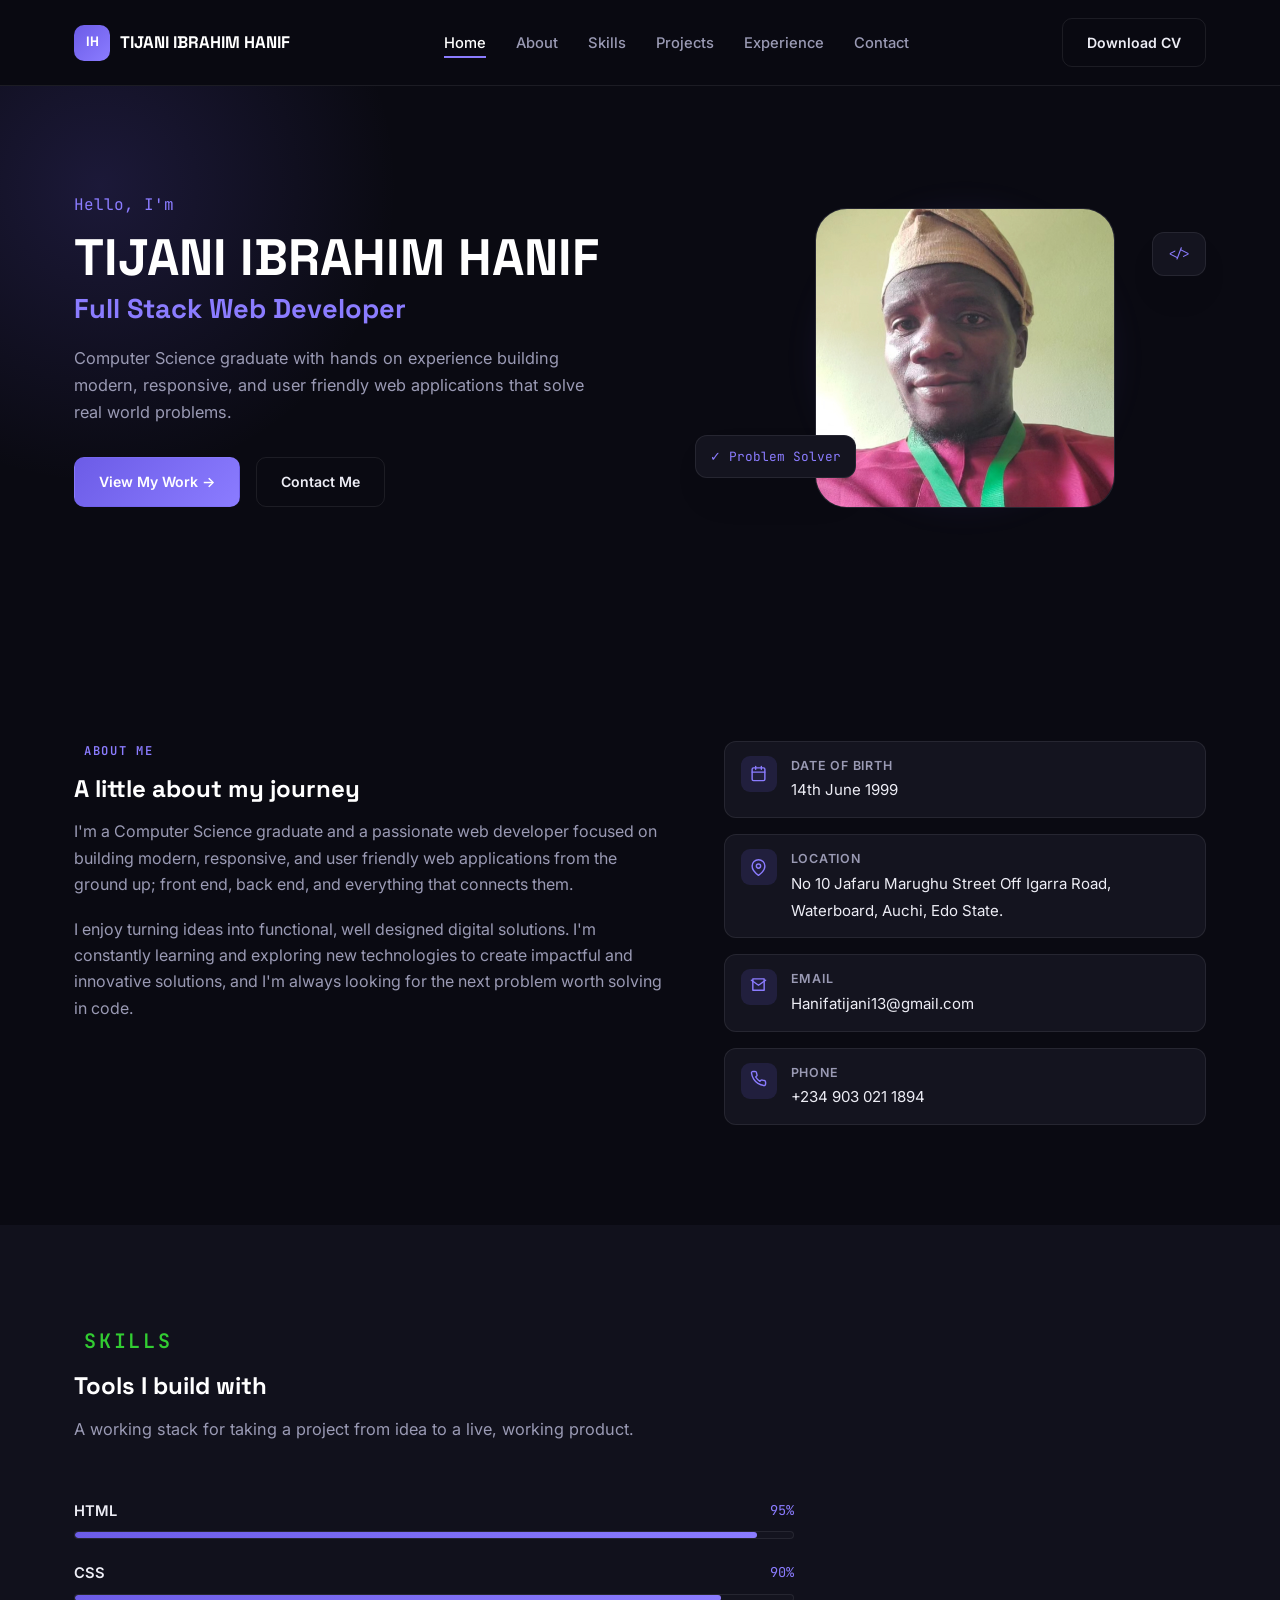
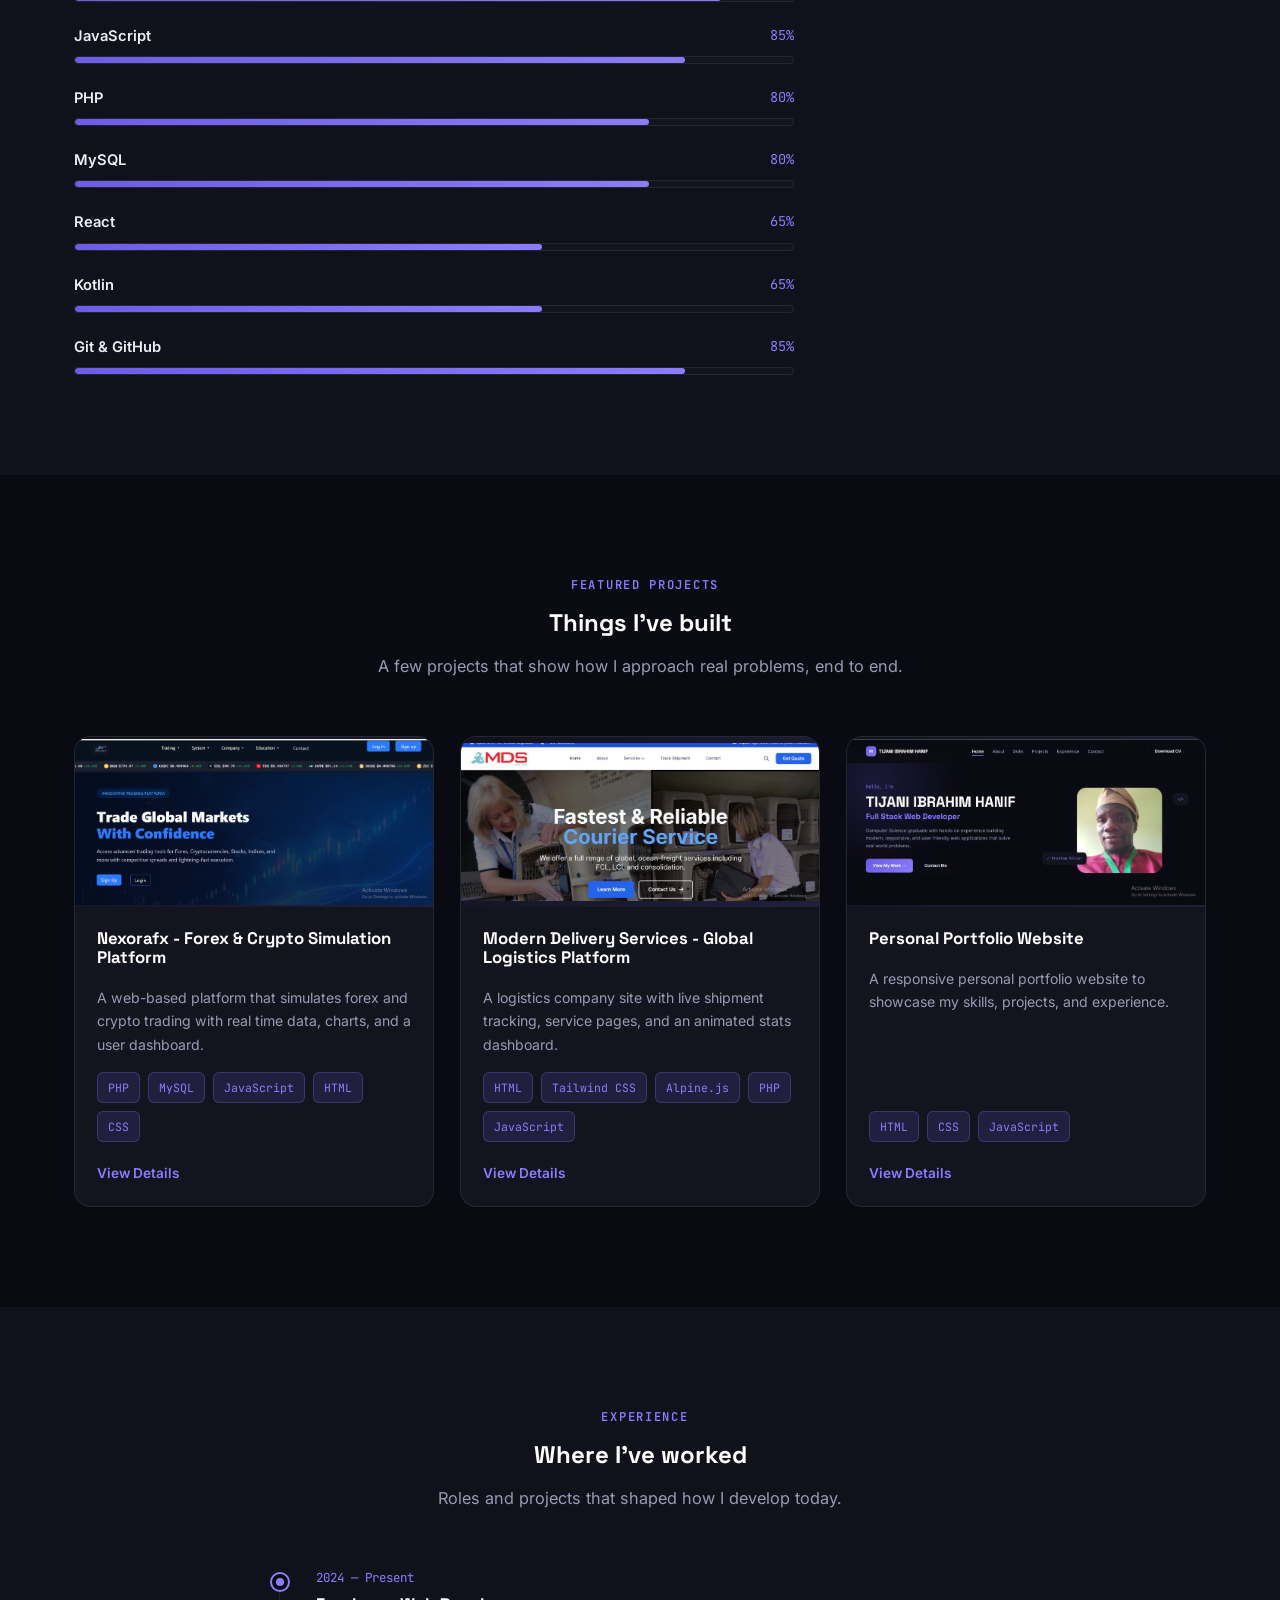
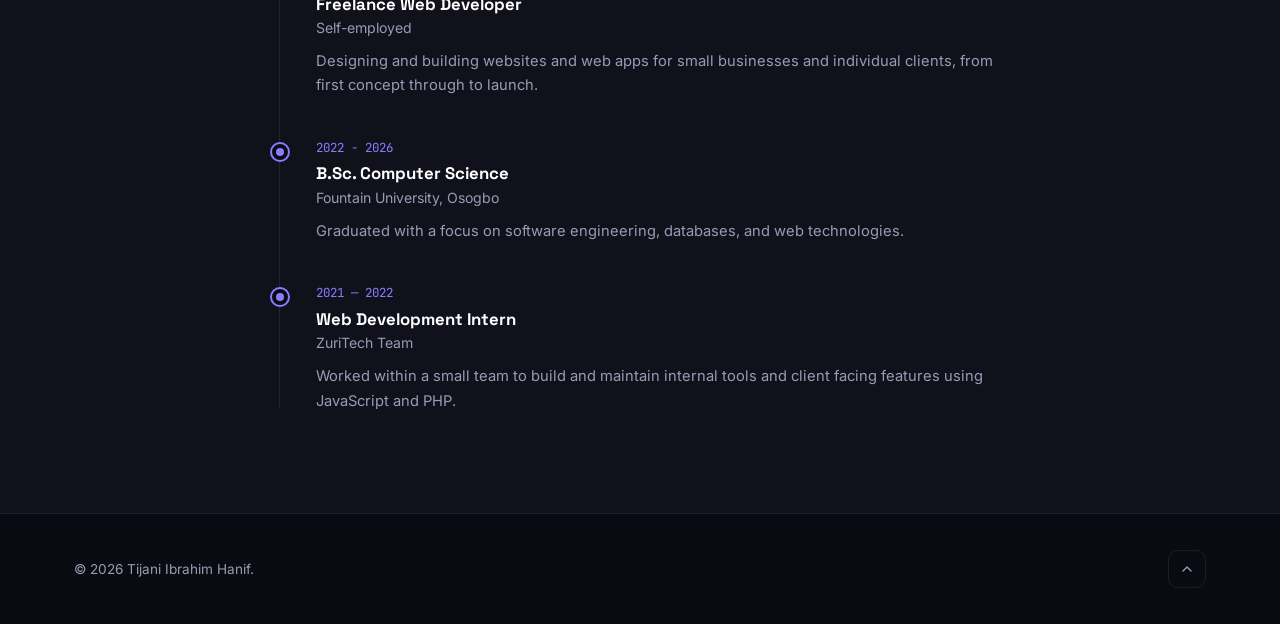
<file: index.html>
<!DOCTYPE html>
<html lang="en">
<head>
<meta charset="UTF-8">
<meta name="viewport" content="width=device-width, initial-scale=1.0">
<title>TIJANI IBRAHIM HANIF | Portfolio</title>
<meta name="description" content="Full Stack Web Developer — Computer Science graduate building modern, responsive web applications.">
<link rel="preconnect" href="https://fonts.googleapis.com">
<link rel="preconnect" href="https://fonts.gstatic.com" crossorigin>
<link href="https://fonts.googleapis.com/css2?family=Space+Grotesk:wght@500;600;700&family=Inter:wght@400;500;600;700&family=JetBrains+Mono:wght@400;500&display=swap" rel="stylesheet">
<style>
  :root{
    --bg:#0A0A12;
    --bg-alt:#11111C;
    --card:#14141F;
    --border:rgba(255,255,255,.08);
    --purple:#6C5CE7;
    --purple-light:#8B7CFF;
    --purple-dim:rgba(108,92,231,.15);
    --text:#EDEDF5;
    --muted:#9A9AB4;
    --white:#FFFFFF;
    --green:#3ED598;
    --radius:16px;
  }
  *{box-sizing:border-box;}
  html{scroll-behavior:smooth;}
  body{
    margin:0;font-family:'Inter',sans-serif;color:var(--text);background:var(--bg);line-height:1.65;
    -webkit-font-smoothing:antialiased;
  }
  h1,h2,h3,h4{font-family:'Space Grotesk',sans-serif;color:var(--white);margin:0 0 .5em;line-height:1.15;font-weight:700;}
  .mono{font-family:'JetBrains Mono',monospace;}
  a{text-decoration:none;color:inherit;}
  img{max-width:100%;display:block;}
  ul{margin:0;padding:0;list-style:none;}
  button{font-family:inherit;cursor:pointer;}
  .container{max-width:1180px;margin:0 auto;padding:0 24px;}
  :focus-visible{outline:2px solid var(--purple-light);outline-offset:3px;}
  ::selection{background:var(--purple);color:#fff;}
  .eyebrow{
    text-transform:uppercase;letter-spacing:.14em;font-size:.76rem;font-weight:600;color:var(--purple-light);
    display:flex;align-items:center;gap:10px;margin-bottom:14px;font-family:'JetBrains Mono',monospace;
  }
  .eyebrow::before{content:"";color:var(--purple);}

  /* ---- Header ---- */
  header{
    position:sticky;top:0;z-index:100;background:rgba(10,10,18,.85);backdrop-filter:blur(12px);
    border-bottom:1px solid var(--border);
  }
  .nav-wrap{display:flex;align-items:center;justify-content:space-between;padding:18px 24px;max-width:1180px;margin:0 auto;}
  .logo{display:flex;align-items:center;gap:10px;font-family:'Space Grotesk',sans-serif;font-weight:700;font-size:1.05rem;color:var(--white);}
  .logo .badge{
    width:36px;height:36px;border-radius:10px;background:linear-gradient(135deg,var(--purple),var(--purple-light));
    display:flex;align-items:center;justify-content:center;font-size:.85rem;font-weight:700;color:#fff;
  }
  nav.primary-nav ul{display:flex;gap:30px;}
  nav.primary-nav a{font-weight:500;font-size:.92rem;color:var(--muted);position:relative;padding:4px 0;transition:color .2s;}
  nav.primary-nav a:hover,nav.primary-nav a.active{color:var(--white);}
  nav.primary-nav a::after{content:"";position:absolute;left:0;bottom:-2px;height:2px;width:0;background:var(--purple-light);transition:width .25s ease;}
  nav.primary-nav a.active::after,nav.primary-nav a:hover::after{width:100%;}
  .nav-actions{display:flex;align-items:center;gap:14px;}
  .btn{
    display:inline-flex;align-items:center;justify-content:center;gap:8px;padding:12px 24px;border-radius:10px;
    font-weight:600;font-size:.88rem;border:1px solid transparent;transition:transform .2s ease, box-shadow .2s ease, background .2s ease;
  }
  .btn-purple{background:linear-gradient(135deg,var(--purple),var(--purple-light));color:#fff;}
  .btn-purple:hover{transform:translateY(-2px);box-shadow:0 16px 32px -14px rgba(108,92,231,.7);}
  .btn-outline{background:transparent;border-color:var(--border);color:var(--text);}
  .btn-outline:hover{border-color:var(--purple-light);color:var(--purple-light);}
  .hamburger{display:none;flex-direction:column;gap:5px;background:none;border:none;padding:8px;}
  .hamburger span{width:22px;height:2px;background:var(--white);display:block;}

  /* ---- Hero ---- */
  .hero{position:relative;overflow:hidden;padding:90px 0 100px;}
  .hero::before{
    content:"";position:absolute;top:-200px;left:-200px;width:600px;height:600px;border-radius:50%;
    background:radial-gradient(circle,rgba(108,92,231,.18),transparent 70%);
  }
  .hero-grid{position:relative;z-index:2;display:grid;grid-template-columns:1.1fr .9fr;gap:60px;align-items:center;}
  .hero p.hello{color:var(--purple-light);font-family:'JetBrains Mono',monospace;font-size:1rem;margin-bottom:10px;}
  .hero h1{font-size:clamp(2.2rem,4vw,3.3rem);margin-bottom:6px;}
  .hero h2.role{
    font-size:clamp(1.3rem,2.4vw,1.7rem);color:var(--purple-light);margin-bottom:20px;font-family:'Space Grotesk',sans-serif;
  }
  .hero p.lead{color:var(--muted);max-width:520px;font-size:1.02rem;margin-bottom:32px;}
  .hero-ctas{display:flex;flex-wrap:wrap;gap:16px;margin-bottom:34px;}
  .socials{display:flex;gap:14px;}
  .socials a{
    width:40px;height:40px;border-radius:10px;border:1px solid var(--border);display:flex;align-items:center;justify-content:center;
    transition:.2s;
  }
  .socials a svg{width:18px;height:18px;stroke:var(--muted);}
  .socials a:hover{border-color:var(--purple-light);background:var(--purple-dim);}
  .socials a:hover svg{stroke:var(--purple-light);}

  .hero-visual{position:relative;display:flex;align-items:center;justify-content:center;}
  .avatar-glow{
    position:absolute;width:340px;height:340px;border-radius:50%;
    background:radial-gradient(circle,rgba(108,92,231,.35),transparent 70%);filter:blur(10px);
  }
  .avatar-ring{
    position:relative;width:300px;height:300px;border-radius:32px;
    background:linear-gradient(160deg,var(--card),var(--bg-alt));border:1px solid var(--border);
    display:flex;align-items:center;justify-content:center;overflow:hidden;
  }
  .avatar-initials{
    font-family:'Space Grotesk',sans-serif;font-weight:700;font-size:5rem;
    background:linear-gradient(160deg,var(--purple-light),var(--purple));-webkit-background-clip:text;background-clip:text;color:transparent;
  }
  .floating-chip{
    position:absolute;background:var(--card);border:1px solid var(--border);border-radius:12px;padding:10px 14px;
    display:flex;align-items:center;gap:8px;font-family:'JetBrains Mono',monospace;font-size:.8rem;color:var(--purple-light);
    box-shadow:0 20px 40px -20px rgba(0,0,0,.6);
  }
  .chip-1{top:8%;right:0;animation:float 5s ease-in-out infinite;}
  .chip-2{bottom:10%;left:-6%;animation:float 5s ease-in-out infinite 1.5s;}
  @keyframes float{0%,100%{transform:translateY(0);}50%{transform:translateY(-10px);}}
  @media (max-width:900px){.hero-grid{grid-template-columns:1fr;}.hero-visual{order:-1;margin-bottom:20px;}}

  /* ---- Sections ---- */
  section{padding:100px 0;}
  .section-alt{background:var(--bg-alt);}
  .section-head{max-width:640px;margin-bottom:56px;}
  .section-head.center{margin:0 auto 56px;text-align:center;}
  .section-head p{color:var(--muted);font-size:1.02rem;}

  /* ---- About ---- */
  .about-grid{display:grid;grid-template-columns:1.1fr .9fr;gap:60px;align-items:start;}
  .about-grid p{color:var(--muted);margin-bottom:18px;}
  .info-list{display:flex;flex-direction:column;gap:16px;}
  .info-row{display:flex;gap:14px;align-items:flex-start;padding:14px 16px;background:var(--card);border:1px solid var(--border);border-radius:12px;}
  .info-row .ic{width:36px;height:36px;border-radius:9px;background:var(--purple-dim);display:flex;align-items:center;justify-content:center;flex-shrink:0;}
  .info-row .ic svg{width:17px;height:17px;stroke:var(--purple-light);}
  .info-row strong{display:block;font-size:.78rem;color:var(--muted);text-transform:uppercase;letter-spacing:.06em;font-weight:600;}
  .info-row span{font-size:.94rem;color:var(--text);}

  /* ---- Skills ---- */
  .skills-list{display:flex;flex-direction:column;gap:22px;max-width:720px;}
  .skill-row{display:flex;flex-direction:column;gap:8px;}
  .skill-top{display:flex;justify-content:space-between;font-size:.92rem;}
  .skill-top span:first-child{font-weight:600;}
  .skill-top span:last-child{color:var(--purple-light);font-family:'JetBrains Mono',monospace;font-size:.85rem;}
  .skill-track{height:8px;border-radius:999px;background:var(--card);border:1px solid var(--border);overflow:hidden;}
  .skill-fill{height:100%;border-radius:999px;background:linear-gradient(90deg,var(--purple),var(--purple-light));width:0;transition:width 1.1s cubic-bezier(.16,1,.3,1);}

  /* ---- Projects ---- */
  .projects-grid{display:grid;grid-template-columns:repeat(auto-fill,minmax(320px,1fr));gap:26px;}
  .project-card{
    background:var(--card);border:1px solid var(--border);border-radius:var(--radius);overflow:hidden;
    display:flex;flex-direction:column;transition:transform .3s ease, border-color .3s ease;
  }
  .project-card:hover{transform:translateY(-6px);border-color:rgba(139,124,255,.4);}
  .project-thumb{
    height:170px;background:linear-gradient(135deg,var(--bg-alt),var(--purple-dim));position:relative;overflow:hidden;
    display:flex;align-items:center;justify-content:center;
  }
  .project-thumb svg{width:44px;height:44px;stroke:var(--purple-light);opacity:.7;}
  .project-body{padding:22px;display:flex;flex-direction:column;gap:10px;flex:1;}
  .project-body h3{font-size:1.05rem;}
  .project-body p{color:var(--muted);font-size:.88rem;margin:0;flex:1;}
  .tag-row{display:flex;flex-wrap:wrap;gap:8px;margin-top:6px;}
  .tag{
    font-family:'JetBrains Mono',monospace;font-size:.72rem;padding:5px 10px;border-radius:6px;
    background:var(--purple-dim);color:var(--purple-light);border:1px solid rgba(139,124,255,.25);
  }
  .project-links{display:flex;gap:14px;margin-top:10px;}
  .project-links a{font-size:.85rem;font-weight:600;color:var(--purple-light);display:flex;align-items:center;gap:6px;}
  .project-links a svg{width:14px;height:14px;stroke:var(--purple-light);}

  /* ---- Experience ---- */
  .timeline{position:relative;max-width:760px;margin:0 auto;}
  .timeline::before{content:"";position:absolute;left:19px;top:6px;bottom:6px;width:1px;background:var(--border);}
  .tl-item{position:relative;padding-left:56px;margin-bottom:40px;}
  .tl-item:last-child{margin-bottom:0;}
  .tl-dot{
    position:absolute;left:10px;top:4px;width:20px;height:20px;border-radius:50%;background:var(--bg);
    border:2px solid var(--purple-light);display:flex;align-items:center;justify-content:center;
  }
  .tl-dot::after{content:"";width:8px;height:8px;border-radius:50%;background:var(--purple-light);}
  .tl-date{font-family:'JetBrains Mono',monospace;font-size:.78rem;color:var(--purple-light);margin-bottom:6px;display:block;}
  .tl-item h3{font-size:1.05rem;margin-bottom:2px;}
  .tl-item .role-sub{color:var(--muted);font-size:.88rem;margin-bottom:10px;display:block;}
  .tl-item p{color:var(--muted);font-size:.92rem;margin:0;}

  /* ---- Footer ---- */
  footer{border-top:1px solid var(--border);padding:36px 0;}
  .footer-row{display:flex;justify-content:space-between;align-items:center;flex-wrap:wrap;gap:14px;font-size:.85rem;color:var(--muted);}
  .footer-row a{color:var(--muted);}
  .footer-row a:hover{color:var(--purple-light);}
  .back-top{
    width:38px;height:38px;border-radius:10px;border:1px solid var(--border);display:flex;align-items:center;justify-content:center;
  }
  .back-top svg{width:16px;height:16px;stroke:var(--muted);}
  .back-top:hover{border-color:var(--purple-light);}
  .back-top:hover svg{stroke:var(--purple-light);}

  /* ---- Reveal ---- */
  .reveal{opacity:0;transform:translateY(24px);transition:opacity .7s ease, transform .7s ease;}
  .reveal.in{opacity:1;transform:translateY(0);}

  /* ---- Mobile nav ---- */
  .mobile-nav{
    position:fixed;top:0;right:0;height:100%;width:78%;max-width:300px;background:var(--bg-alt);z-index:200;
    transform:translateX(100%);transition:transform .35s ease;padding:30px;display:flex;flex-direction:column;gap:24px;
    border-left:1px solid var(--border);
  }
  .mobile-nav.open{transform:translateX(0);}
  .mobile-nav a{font-size:1.05rem;font-weight:600;color:var(--text);}
  .mobile-nav-close{align-self:flex-end;background:none;border:none;color:var(--text);font-size:1.4rem;}
  .scrim{position:fixed;inset:0;background:rgba(0,0,0,.5);z-index:150;opacity:0;pointer-events:none;transition:opacity .3s;}
  .scrim.show{opacity:1;pointer-events:auto;}

  @media (max-width:900px){
    nav.primary-nav,.nav-actions .btn-outline{display:none;}
    .hamburger{display:flex;}
    .about-grid,.contact-grid{grid-template-columns:1fr;gap:36px;}
  }
  @media (max-width:560px){
    section{padding:70px 0;}
    .hero{padding:60px 0 70px;}
  }
  @media (prefers-reduced-motion:reduce){
    *{animation:none !important;transition:none !important;}
    html{scroll-behavior:auto;}
  }
</style>
</head>
<body>

<!-- ===== Header ===== -->
<header id="site-header">
  <div class="nav-wrap">
    <a href="#top" class="logo"><span class="badge">IH</span> TIJANI IBRAHIM HANIF</a>
    <nav class="primary-nav">
      <ul>
        <li><a href="#top" class="active">Home</a></li>
        <li><a href="#about">About</a></li>
        <li><a href="#skills">Skills</a></li>
        <li><a href="projects.html">Projects</a></li>
        <li><a href="#experience">Experience</a></li>
        <li><a href="contact.html">Contact</a></li>
      </ul>
    </nav>
    <div class="nav-actions">
      <a href="Hanif-CV.pdf" class="btn btn-outline" id="downloadCvBtn">Download CV</a>
      <button class="hamburger" id="hamburgerBtn" aria-label="Open menu"><span></span><span></span><span></span></button>
    </div>
  </div>
</header>

<div class="scrim" id="scrim"></div>
<div class="mobile-nav" id="mobileNav">
  <button class="mobile-nav-close" id="mobileNavClose" aria-label="Close menu">×</button>
  <a href="#top">Home</a>
  <a href="#about">About</a>
  <a href="#skills">Skills</a>
  <a href="projects.html">Projects</a>
  <a href="#experience">Experience</a>
  <a href="contact.html">Contact</a>
  <a href="Hanif-CV.pdf" class="btn btn-purple" id="downloadCvBtnMobile">Download CV</a>
</div>

<!-- ===== Hero ===== -->
<section class="hero" id="top">
  <div class="container hero-grid">
    <div class="reveal">
      <p class="hello mono">Hello, I'm</p>
      <h1>TIJANI IBRAHIM HANIF</h1>
      <h2 class="role">Full Stack Web Developer</h2>
      <p class="lead">Computer Science graduate with hands on experience building modern, responsive, and user friendly web applications that solve real world problems.</p>
      <div class="hero-ctas">
        <a href="projects.html" class="btn btn-purple">View My Work →</a>
        <a href="contact.html" class="btn btn-outline">Contact Me</a>
      </div>

    </div>
    <div class="hero-visual reveal">
      <div class="avatar-glow"></div>
      <div class="avatar-ring">
        <img src="hanif.jpeg" alt="hanif">
      </div>
      <div class="floating-chip chip-1">&lt;/&gt;</div>
      <div class="floating-chip chip-2">✓ Problem Solver</div>
    </div>
  </div>
</section>

<!-- ===== About ===== -->
<section id="about">
  <div class="container about-grid">
    <div class="reveal">
      <div class="eyebrow">About Me</div>
      <h2>A little about my journey</h2>
      <p> 
        I'm a Computer Science graduate and a passionate web developer focused on building modern, responsive, 
        and user friendly web applications from the ground up; front end, back end, and everything that connects them.
      </p>
      <p>
        I enjoy turning ideas into functional, well designed digital solutions. I'm constantly learning and exploring new 
        technologies to create impactful and innovative solutions, and I'm always looking for the next problem worth solving in code.
      </p>
    </div>
    <div class="info-list reveal">
      <div class="info-row">
        <div class="ic"><svg viewBox="0 0 24 24" fill="none" stroke-width="2" stroke-linecap="round" stroke-linejoin="round"><rect x="3" y="4" width="18" height="18" rx="2"/><path d="M16 2v4M8 2v4M3 10h18"/></svg></div>
        <div><strong>Date of Birth</strong><span>14th June 1999</span></div>
      </div>
      <div class="info-row">
        <div class="ic"><svg viewBox="0 0 24 24" fill="none" stroke-width="2" stroke-linecap="round" stroke-linejoin="round"><path d="M21 10c0 7-9 13-9 13s-9-6-9-13a9 9 0 0 1 18 0z"/><circle cx="12" cy="10" r="3"/></svg></div>
        <div><strong>Location</strong><span>No 10 Jafaru Marughu Street Off Igarra Road, Waterboard, Auchi, Edo State.</span></div>
      </div>
      <div class="info-row">
        <div class="ic"> 
          <a href="mailto:hanifatijani13@gmail.com" aria-label="Email">
          <svg viewBox="0 0 24 24" fill="none" stroke-width="2" stroke-linecap="round" stroke-linejoin="round"><path d="M4 4h16v16H4z"/><path d="M22 6l-10 7L2 6"/></svg></a></div>
        <div><strong>Email</strong><span>Hanifatijani13@gmail.com</span></div>
      </div>
      <div class="info-row">
        <div class="ic">
          <a href="https://wa.me/2349030211894" target="_blank" rel="noopener noreferrer" aria-label="WhatsApp">
          <svg viewBox="0 0 24 24" fill="none" stroke-width="2" stroke-linecap="round" stroke-linejoin="round"><path d="M22 16.92v3a2 2 0 0 1-2.18 2 19.79 19.79 0 0 1-8.63-3.07 19.5 19.5 0 0 1-6-6 19.79 19.79 0 0 1-3.07-8.67A2 2 0 0 1 4.11 2h3a2 2 0 0 1 2 1.72c.127.96.361 1.903.7 2.81a2 2 0 0 1-.45 2.11L8.09 9.91a16 16 0 0 0 6 6l1.27-1.27a2 2 0 0 1 2.11-.45c.907.339 1.85.573 2.81.7A2 2 0 0 1 22 16.92z"/></svg></a></div>
        <div><strong>Phone</strong><span>+234 903 021 1894</span></div>
      </div>
    </div>
  </div>
</section>

<!-- ===== Skills ===== -->
<section class="section-alt" id="skills">
  <div class="container">
    <div class="section-head reveal">
      <div class="eyebrow" style="color: limegreen; font-size: 20px; font-style: bold;">Skills</div>
      <h2>Tools I build with</h2>
      <p>A working stack for taking a project from idea to a live, working product.</p>
    </div>
    <div class="skills-list reveal" id="skillsList"></div>
  </div>
</section>

<!-- ===== Projects ===== -->
<section id="projects">
  <div class="container">
    <div class="section-head center reveal">
      <div class="eyebrow" style="justify-content:center;">Featured Projects</div>
      <h2>Things I've built</h2>
      <p>A few projects that show how I approach real problems, end to end.</p>
    </div>
    <div class="projects-grid" id="projectsGrid"></div>
  </div>
</section>

<!-- ===== Experience ===== -->
<section class="section-alt" id="experience">
  <div class="container">
    <div class="section-head center reveal">
      <div class="eyebrow" style="justify-content:center;">Experience</div>
      <h2>Where I've worked</h2>
      <p>Roles and projects that shaped how I develop today.</p>
    </div>
    <div class="timeline">
      <div class="tl-item reveal">
        <div class="tl-dot"></div>
        <span class="tl-date">2024 — Present</span>
        <h3>Freelance Web Developer</h3>
        <span class="role-sub">Self-employed</span>
        <p>Designing and building websites and web apps for small businesses and individual clients, from first concept through to launch.</p>
      </div>
      <div class="tl-item reveal">
        <div class="tl-dot"></div>
        <span class="tl-date">2022 - 2026</span>
        <h3>B.Sc. Computer Science</h3>
        <span class="role-sub">Fountain University, Osogbo</span>
        <p>Graduated with a focus on software engineering, databases, and web technologies.</p>
      </div>
      <div class="tl-item reveal">
        <div class="tl-dot"></div>
        <span class="tl-date">2021 — 2022</span>
        <h3>Web Development Intern</h3>
        <span class="role-sub">ZuriTech Team </span>
        <p>Worked within a small team to build and maintain internal tools and client facing features using JavaScript and PHP.</p>
      </div>
    </div>
  </div>
</section>

<!-- ===== Footer ===== -->
<footer>
  <div class="container footer-row">
    <span>© <span id="year"></span> Tijani Ibrahim Hanif.</span>
    <a href="#top" class="back-top" aria-label="Back to top"><svg viewBox="0 0 24 24" fill="none" stroke-width="2" stroke-linecap="round" stroke-linejoin="round"><path d="M18 15l-6-6-6 6"/></svg></a>
  </div>
</footer>

<script>
(function(){
  // ---- Skills data ----
  var skills = [
    {name:"HTML", pct:95},
    {name:"CSS", pct:90},
    {name:"JavaScript", pct:85},
    {name:"PHP", pct:80},
    {name:"MySQL", pct:80},
    {name:"React", pct:65},
    {name:"Kotlin", pct:65},
    {name:"Git & GitHub", pct:85}
  ];
  var skillsList = document.getElementById('skillsList');
  skills.forEach(function(s){
    var row = document.createElement('div');
    row.className = 'skill-row';
    row.innerHTML =
      '<div class="skill-top"><span>'+s.name+'</span><span>'+s.pct+'%</span></div>'+
      '<div class="skill-track"><div class="skill-fill" data-pct="'+s.pct+'"></div></div>';
    skillsList.appendChild(row);
  });

  // ---- Projects data ----
  var projects = [
    {
      title:"Nexorafx - Forex & Crypto Simulation Platform",
      tags:["PHP","MySQL","JavaScript", "HTML","CSS"],
      status:"Live",
      desc:"A web-based platform that simulates forex and crypto trading with real time data, charts, and a user dashboard.",
      icon:'<img src="nexora_icon.png" alt="Nexorafx Icon"/>'
    },
    {
      title:"Modern Delivery Services - Global Logistics Platform",
      tags:["HTML","Tailwind CSS","Alpine.js","PHP","JavaScript"],
      status:"Live",
      desc:"A logistics company site with live shipment tracking, service pages, and an animated stats dashboard.",
      icon:'<img src="delivery_icon.png" alt="Modern Delivery Services Icon"/>'
    },
    {
      title:"Personal Portfolio Website",
      tags:["HTML","CSS","JavaScript"],
      status:"Live",
      desc:"A responsive personal portfolio website to showcase my skills, projects, and experience.",
      icon:'<img src="portfolio_icon.png" alt="Portfolio Icon"/>'
    },
  ];
  var grid = document.getElementById('projectsGrid');
  projects.forEach(function(p){
    var card = document.createElement('div');
    card.className = 'project-card';
    card.innerHTML =
      '<div class="project-thumb"><svg viewBox="0 0 24 24" fill="none" stroke-width="1.5" stroke-linecap="round" stroke-linejoin="round">'+p.icon+'</svg></div>'+
      '<div class="project-body">'+
        '<h3>'+p.title+'</h3>'+
        '<p>'+p.desc+'</p>'+
        '<div class="tag-row">'+p.tags.map(function(t){return '<span class="tag">'+t+'</span>';}).join('')+'</div>'+
        '<div class="project-links">'+
          '<a href="projects.html">View Details</a>'+
        '</div>'+
      '</div>';
    grid.appendChild(card);
  });

  // ---- Mobile nav ----
  var hamburger = document.getElementById('hamburgerBtn');
  var mobileNav = document.getElementById('mobileNav');
  var mobileClose = document.getElementById('mobileNavClose');
  var scrim = document.getElementById('scrim');
  function openMobile(){ mobileNav.classList.add('open'); scrim.classList.add('show'); }
  function closeMobile(){ mobileNav.classList.remove('open'); scrim.classList.remove('show'); }
  hamburger.addEventListener('click', openMobile);
  mobileClose.addEventListener('click', closeMobile);
  scrim.addEventListener('click', closeMobile);
  mobileNav.querySelectorAll('a').forEach(function(a){ a.addEventListener('click', closeMobile); });

  // ---- Scroll reveal + skill bar animation ----
  var io = new IntersectionObserver(function(entries){
    entries.forEach(function(entry){
      if(entry.isIntersecting){
        entry.target.classList.add('in');
        if(entry.target.id === 'skillsList' || entry.target.contains(document.getElementById('skillsList'))){
          document.querySelectorAll('.skill-fill').forEach(function(f){
            f.style.width = f.getAttribute('data-pct') + '%';
          });
        }
      }
    });
  }, {threshold:.2});
  document.querySelectorAll('.reveal').forEach(function(el){ io.observe(el); });

  // ---- Active nav on scroll ----
  var sectionIds = ['top','about','skills','projects','experience','contact'];
  var sections = sectionIds.map(function(id){ return document.getElementById(id); });
  var navLinks = document.querySelectorAll('nav.primary-nav a');
  window.addEventListener('scroll', function(){
    var pos = window.scrollY + 130;
    sections.forEach(function(sec, i){
      if(sec && pos >= sec.offsetTop){
        navLinks.forEach(function(l){ l.classList.remove('active'); });
        if(navLinks[i]) navLinks[i].classList.add('active');
      }
    });
  }, {passive:true});

  document.getElementById('year').textContent = new Date().getFullYear();
})();
</script>
</body>
</html>
</file>
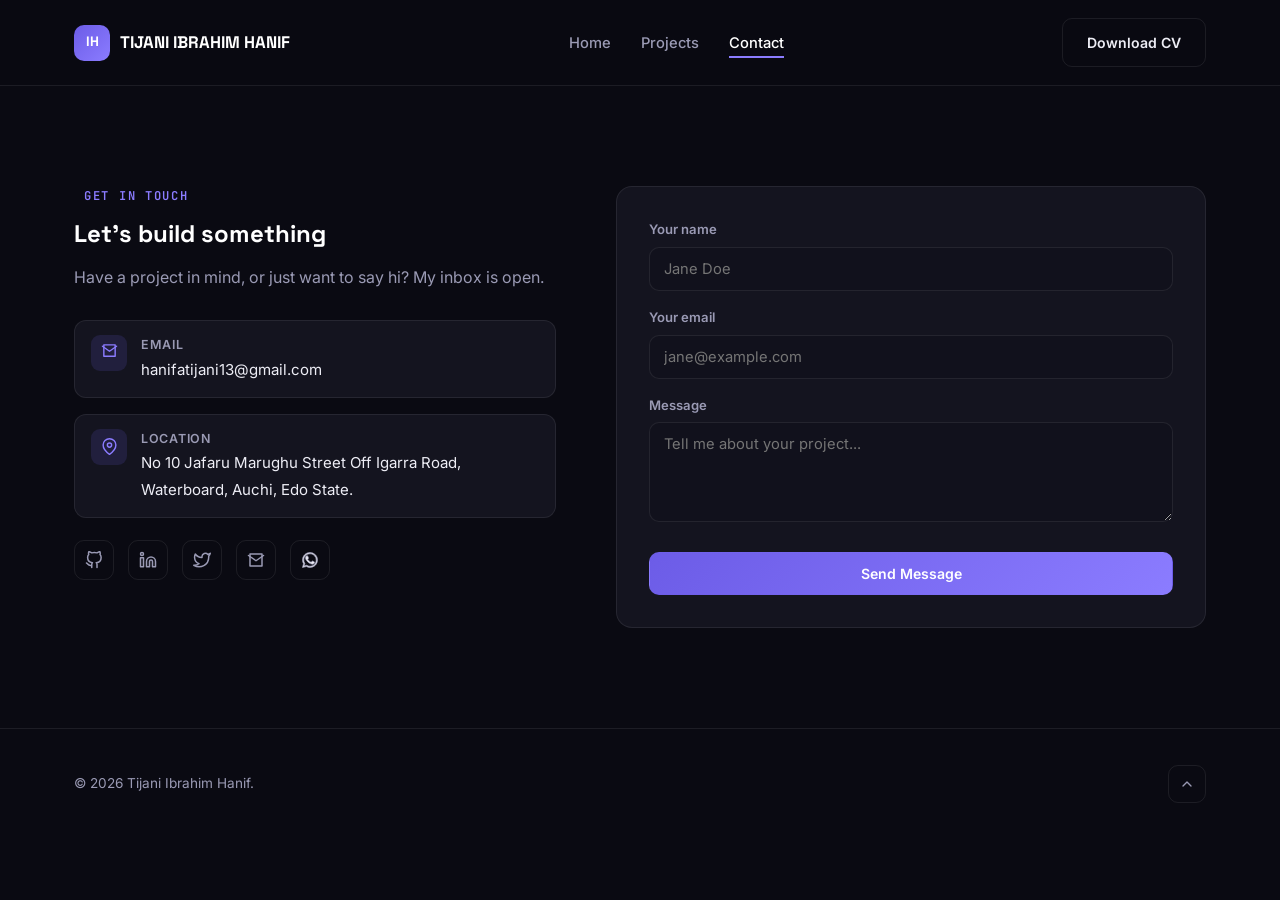
<file: contact.html>
<!DOCTYPE html>
<html lang="en">
<head>
    <meta charset="UTF-8">
    <meta name="viewport" content="width=device-width, initial-scale=1.0">
    <title>Contact | TIJANI IBRAHIM HANIF</title>
    <meta name="description" content="Get in touch with Tijani Ibrahim Hanif — Full Stack Web Developer.">
    <link rel="preconnect" href="https://fonts.googleapis.com">
    <link rel="preconnect" href="https://fonts.gstatic.com" crossorigin>
    <link href="https://fonts.googleapis.com/css2?family=Space+Grotesk:wght@500;600;700&family=Inter:wght@400;500;600;700&family=JetBrains+Mono:wght@400;500&display=swap" rel="stylesheet">
    <style>
  :root{
    --bg:#0A0A12;
    --bg-alt:#11111C;
    --card:#14141F;
    --border:rgba(255,255,255,.08);
    --purple:#6C5CE7;
    --purple-light:#8B7CFF;
    --purple-dim:rgba(108,92,231,.15);
    --text:#EDEDF5;
    --muted:#9A9AB4;
    --white:#FFFFFF;
    --green:#3ED598;
    --radius:16px;
  }
  *{box-sizing:border-box;}
  html{scroll-behavior:smooth;}
  body{
    margin:0;font-family:'Inter',sans-serif;color:var(--text);background:var(--bg);line-height:1.65;
    -webkit-font-smoothing:antialiased;
  }
  h1,h2,h3,h4{font-family:'Space Grotesk',sans-serif;color:var(--white);margin:0 0 .5em;line-height:1.15;font-weight:700;}
  .mono{font-family:'JetBrains Mono',monospace;}
  a{text-decoration:none;color:inherit;}
  img{max-width:100%;display:block;}
  ul{margin:0;padding:0;list-style:none;}
  button{font-family:inherit;cursor:pointer;}
  .container{max-width:1180px;margin:0 auto;padding:0 24px;}
  :focus-visible{outline:2px solid var(--purple-light);outline-offset:3px;}
  ::selection{background:var(--purple);color:#fff;}
  .eyebrow{
    text-transform:uppercase;letter-spacing:.14em;font-size:.76rem;font-weight:600;color:var(--purple-light);
    display:flex;align-items:center;gap:10px;margin-bottom:14px;font-family:'JetBrains Mono',monospace;
  }
  .eyebrow::before{content:"";color:var(--purple);}

  /* ---- Header ---- */
  header{
    position:sticky;top:0;z-index:100;background:rgba(10,10,18,.85);backdrop-filter:blur(12px);
    border-bottom:1px solid var(--border);
  }
  .nav-wrap{display:flex;align-items:center;justify-content:space-between;padding:18px 24px;max-width:1180px;margin:0 auto;}
  .logo{display:flex;align-items:center;gap:10px;font-family:'Space Grotesk',sans-serif;font-weight:700;font-size:1.05rem;color:var(--white);}
  .logo .badge{
    width:36px;height:36px;border-radius:10px;background:linear-gradient(135deg,var(--purple),var(--purple-light));
    display:flex;align-items:center;justify-content:center;font-size:.85rem;font-weight:700;color:#fff;
  }
  nav.primary-nav ul{display:flex;gap:30px;}
  nav.primary-nav a{font-weight:500;font-size:.92rem;color:var(--muted);position:relative;padding:4px 0;transition:color .2s;}
  nav.primary-nav a:hover,nav.primary-nav a.active{color:var(--white);}
  nav.primary-nav a::after{content:"";position:absolute;left:0;bottom:-2px;height:2px;width:0;background:var(--purple-light);transition:width .25s ease;}
  nav.primary-nav a.active::after,nav.primary-nav a:hover::after{width:100%;}
  .nav-actions{display:flex;align-items:center;gap:14px;}
  .btn{
    display:inline-flex;align-items:center;justify-content:center;gap:8px;padding:12px 24px;border-radius:10px;
    font-weight:600;font-size:.88rem;border:1px solid transparent;transition:transform .2s ease, box-shadow .2s ease, background .2s ease;
  }
  .btn-purple{background:linear-gradient(135deg,var(--purple),var(--purple-light));color:#fff;}
  .btn-purple:hover{transform:translateY(-2px);box-shadow:0 16px 32px -14px rgba(108,92,231,.7);}
  .btn-outline{background:transparent;border-color:var(--border);color:var(--text);}
  .btn-outline:hover{border-color:var(--purple-light);color:var(--purple-light);}
  .hamburger{display:none;flex-direction:column;gap:5px;background:none;border:none;padding:8px;}
  .hamburger span{width:22px;height:2px;background:var(--white);display:block;}

  /* ---- Sections ---- */
  section{padding:100px 0;}
  .section-alt{background:var(--bg-alt);}
  .section-head{max-width:640px;margin-bottom:56px;}
  .section-head.center{margin:0 auto 56px;text-align:center;}
  .section-head p{color:var(--muted);font-size:1.02rem;}

  /* ---- Contact ---- */
  .contact-grid{display:grid;grid-template-columns:.9fr 1.1fr;gap:60px;}
  .contact-list{display:flex;flex-direction:column;gap:16px;margin-top:30px;}
  .info-row{display:flex;gap:14px;align-items:flex-start;padding:14px 16px;background:var(--card);border:1px solid var(--border);border-radius:12px;}
  .info-row .ic{width:36px;height:36px;border-radius:9px;background:var(--purple-dim);display:flex;align-items:center;justify-content:center;flex-shrink:0;}
  .info-row .ic svg{width:17px;height:17px;stroke:var(--purple-light);}
  .info-row strong{display:block;font-size:.78rem;color:var(--muted);text-transform:uppercase;letter-spacing:.06em;font-weight:600;}
  .info-row span{font-size:.94rem;color:var(--text);}
  .socials{display:flex;gap:14px;margin-top:6px;}
  .socials a{
    width:40px;height:40px;border-radius:10px;border:1px solid var(--border);display:flex;align-items:center;justify-content:center;
    transition:.2s;
  }
  .socials a svg{width:18px;height:18px;stroke:var(--muted);}
  .socials a:hover{border-color:var(--purple-light);background:var(--purple-dim);}
  .socials a:hover svg{stroke:var(--purple-light);}
  .contact-form{background:var(--card);border:1px solid var(--border);border-radius:var(--radius);padding:32px;}
  .field{margin-bottom:16px;}
  .field label{display:block;font-size:.82rem;font-weight:600;margin-bottom:6px;color:var(--muted);}
  .field input,.field textarea{
    width:100%;padding:12px 14px;border-radius:10px;border:1px solid var(--border);font-family:inherit;font-size:.92rem;
    background:var(--bg-alt);color:var(--text);
  }
  .field textarea{resize:vertical;min-height:100px;}
  .field input:focus,.field textarea:focus{outline:none;border-color:var(--purple-light);}
  .contact-form .btn{width:100%;margin-top:6px;}
  .form-success{display:none;text-align:center;padding:20px 0;}
  .form-success.show{display:block;}
  .form-success .check-circle{
    width:52px;height:52px;border-radius:50%;background:var(--purple-dim);margin:0 auto 16px;display:flex;align-items:center;justify-content:center;
  }
  .form-success svg{width:24px;height:24px;stroke:var(--purple-light);}

  /* ---- Footer ---- */
  footer{border-top:1px solid var(--border);padding:36px 0;}
  .footer-row{display:flex;justify-content:space-between;align-items:center;flex-wrap:wrap;gap:14px;font-size:.85rem;color:var(--muted);}
  .footer-row a{color:var(--muted);}
  .footer-row a:hover{color:var(--purple-light);}
  .back-top{
    width:38px;height:38px;border-radius:10px;border:1px solid var(--border);display:flex;align-items:center;justify-content:center;
  }
  .back-top svg{width:16px;height:16px;stroke:var(--muted);}
  .back-top:hover{border-color:var(--purple-light);}
  .back-top:hover svg{stroke:var(--purple-light);}

  /* ---- Reveal ---- */
  .reveal{opacity:0;transform:translateY(24px);transition:opacity .7s ease, transform .7s ease;}
  .reveal.in{opacity:1;transform:translateY(0);}

  /* ---- Mobile nav ---- */
  .mobile-nav{
    position:fixed;top:0;right:0;height:100%;width:78%;max-width:300px;background:var(--bg-alt);z-index:200;
    transform:translateX(100%);transition:transform .35s ease;padding:30px;display:flex;flex-direction:column;gap:24px;
    border-left:1px solid var(--border);
  }
  .mobile-nav.open{transform:translateX(0);}
  .mobile-nav a{font-size:1.05rem;font-weight:600;color:var(--text);}
  .mobile-nav-close{align-self:flex-end;background:none;border:none;color:var(--text);font-size:1.4rem;}
  .scrim{position:fixed;inset:0;background:rgba(0,0,0,.5);z-index:150;opacity:0;pointer-events:none;transition:opacity .3s;}
  .scrim.show{opacity:1;pointer-events:auto;}

  @media (max-width:900px){
    nav.primary-nav,.nav-actions .btn-outline{display:none;}
    .hamburger{display:flex;}
    .contact-grid{grid-template-columns:1fr;gap:36px;}
  }
  @media (max-width:560px){
    section{padding:70px 0;}
  }
  @media (prefers-reduced-motion:reduce){
    *{animation:none !important;transition:none !important;}
    html{scroll-behavior:auto;}
  }
    </style>
</head>
<body>

<!-- ===== Header ===== -->
<header id="site-header">
  <div class="nav-wrap">
    <a href="index.html" class="logo"><span class="badge">IH</span> TIJANI IBRAHIM HANIF</a>
    <nav class="primary-nav">
      <ul>
        <li><a href="index.html">Home</a></li>
        <li><a href="projects.html">Projects</a></li>
        <li><a href="contact.html" class="active">Contact</a></li>
      </ul>
    </nav>
    <div class="nav-actions">
      <a href="Hanif-CV.pdf" class="btn btn-outline" id="downloadCvBtn">Download CV</a>
      <button class="hamburger" id="hamburgerBtn" aria-label="Open menu"><span></span><span></span><span></span></button>
    </div>
  </div>
</header>

<div class="scrim" id="scrim"></div>
<div class="mobile-nav" id="mobileNav">
  <button class="mobile-nav-close" id="mobileNavClose" aria-label="Close menu">×</button>
  <a href="index.html">Home</a>
  <a href="projects.html">Projects</a>
  <a href="contact.html">Contact</a>
  <a href="Hanif-CV.pdf" class="btn btn-purple" id="downloadCvBtnMobile">Download CV</a>
</div>

<!-- ===== Contact ===== -->
<section id="contact">
  <div class="container contact-grid">
    <div class="reveal">
      <div class="eyebrow">Get In Touch</div>
      <h2>Let's build something</h2>
      <p style="color:var(--muted);">Have a project in mind, or just want to say hi? My inbox is open.</p>
      <div class="contact-list">
        <div class="info-row">
          <div class="ic"> <a href="mailto:hanifatijani13@gmail.com" aria-label="Email"><svg viewBox="0 0 24 24" fill="none" stroke-width="2" stroke-linecap="round" stroke-linejoin="round"><path d="M4 4h16v16H4z"/><path d="M22 6l-10 7L2 6"/></svg></a></div>
          <div><strong>Email</strong><span>hanifatijani13@gmail.com</span></div> 
        </div>
        <div class="info-row">
          <div class="ic"><svg viewBox="0 0 24 24" fill="none" stroke-width="2" stroke-linecap="round" stroke-linejoin="round"><path d="M21 10c0 7-9 13-9 13s-9-6-9-13a9 9 0 0 1 18 0z"/><circle cx="12" cy="10" r="3"/></svg></div>
          <div><strong>Location</strong><span>No 10 Jafaru Marughu Street Off Igarra Road, Waterboard, Auchi, Edo State.</span></div>
        </div>  
        <div class="socials">
          <a href="https://github.com/hanif5649" target="_blank" rel="noopener noreferrer" aria-label="GitHub"><svg viewBox="0 0 24 24" fill="none" stroke-width="2" stroke-linecap="round" stroke-linejoin="round"><path d="M9 19c-5 1.5-5-2.5-7-3m14 6v-3.87a3.37 3.37 0 0 0-.94-2.61c3.14-.35 6.44-1.54 6.44-7A5.44 5.44 0 0 0 20 4.77 5.07 5.07 0 0 0 19.91 1S18.73.65 16 2.48a13.38 13.38 0 0 0-7 0C6.27.65 5.09 1 5.09 1A5.07 5.07 0 0 0 5 4.77a5.44 5.44 0 0 0-1.5 3.78c0 5.42 3.3 6.61 6.44 7A3.37 3.37 0 0 0 9 18.13V22"/></svg></a>
          <a href="https://linkedin.com/in/ibrahim-hanif-42820935a" target="_blank" rel="noopener noreferrer" aria-label="LinkedIn"><svg viewBox="0 0 24 24" fill="none" stroke-width="2" stroke-linecap="round" stroke-linejoin="round"><path d="M16 8a6 6 0 0 1 6 6v7h-4v-7a2 2 0 0 0-2-2 2 2 0 0 0-2 2v7h-4v-7a6 6 0 0 1 6-6z"/><rect x="2" y="9" width="4" height="12"/><circle cx="4" cy="4" r="2"/></svg></a>
          <a href="https://x.com/hanif5649" target="_blank" rel="noopener noreferrer" aria-label="Twitter"><svg viewBox="0 0 24 24" fill="none" stroke-width="2" stroke-linecap="round" stroke-linejoin="round"><path d="M23 3a10.9 10.9 0 0 1-3.14 1.53 4.48 4.48 0 0 0-7.86 3v1A10.66 10.66 0 0 1 3 4s-4 9 5 13a11.64 11.64 0 0 1-7 2c9 5 20 0 20-11.5a4.5 4.5 0 0 0-.08-.83A7.72 7.72 0 0 0 23 3z"/></svg></a>
          <a href="mailto:hanifatijani13@gmail.com" aria-label="Email"><svg viewBox="0 0 24 24" fill="none" stroke-width="2" stroke-linecap="round" stroke-linejoin="round"><path d="M4 4h16v16H4z"/><path d="M22 6l-10 7L2 6"/></svg></a>
          <a href="https://wa.me/2349030211894" target="_blank" rel="noopener noreferrer" aria-label="WhatsApp"><svg viewBox="0 0 24 24" fill="currentColor"><path d="M17.472 14.382c-.297-.149-1.758-.867-2.03-.967-.273-.099-.471-.148-.67.15-.197.297-.767.966-.94 1.164-.173.199-.347.223-.644.075-.297-.15-1.255-.463-2.39-1.475-.883-.788-1.48-1.761-1.653-2.059-.173-.297-.018-.458.13-.606.134-.133.298-.347.446-.52.149-.174.198-.298.298-.497.099-.198.05-.371-.025-.52-.075-.149-.669-1.612-.916-2.207-.242-.579-.487-.5-.669-.51-.173-.008-.371-.01-.57-.01-.198 0-.52.074-.792.372-.272.297-1.04 1.016-1.04 2.479 0 1.462 1.065 2.876 1.213 3.074.149.198 2.096 3.2 5.077 4.487.709.306 1.262.489 1.694.625.712.227 1.36.195 1.871.118.571-.085 1.758-.719 2.006-1.413.248-.694.248-1.289.173-1.413-.074-.124-.272-.198-.57-.347z"/><path d="M12.004 2.003c-5.514 0-9.987 4.472-9.987 9.986 0 1.76.464 3.484 1.346 4.998L2 22l5.135-1.347a9.955 9.955 0 0 0 4.865 1.24h.004c5.514 0 9.986-4.472 9.986-9.986 0-2.667-1.04-5.174-2.927-7.06a9.926 9.926 0 0 0-7.059-2.844zm0 18.29a8.26 8.26 0 0 1-4.208-1.152l-.302-.18-3.128.82.835-3.05-.197-.313a8.264 8.264 0 0 1-1.267-4.4c0-4.567 3.716-8.283 8.271-8.283 2.21 0 4.284.86 5.845 2.422a8.208 8.208 0 0 1 2.42 5.848c0 4.566-3.716 8.288-8.269 8.288z"/></svg></a></div>
      </div>
    </div>
    <div class="contact-form reveal">
      <div id="formView">
        <form id="contactForm">
        <div class="field"><label for="cname">Your name</label><input type="text" id="cname" name="name" required placeholder="Jane Doe"></div>
        <div class="field"><label for="cemail">Your email</label><input type="email" id="cemail" name="email" required placeholder="jane@example.com"></div>
        <div class="field"><label for="cmessage">Message</label><textarea id="cmessage" name="message" required placeholder="Tell me about your project..."></textarea></div>
          <button type="submit" class="btn btn-purple">Send Message</button>
        </form>
      </div>
      <div class="form-success" id="formSuccess">
        <div class="check-circle"><svg viewBox="0 0 24 24" fill="none" stroke="currentColor" stroke-width="2" stroke-linecap="round" stroke-linejoin="round"><polyline points="20 6 9 17 4 12"/></svg></div>
        <h3>Message sent</h3>
        <p style="color:var(--muted);">Thanks for reaching out — I'll get back to you soon.</p>
        <button class="btn btn-outline" id="formDone">Close</button>
      </div>
    </div>
  </div>
</section>

<!-- ===== Footer ===== -->
<footer>
  <div class="container footer-row">
    <span>© <span id="year"></span> Tijani Ibrahim Hanif.</span>
    <a href="#contact" class="back-top" aria-label="Back to top"><svg viewBox="0 0 24 24" fill="none" stroke-width="2" stroke-linecap="round" stroke-linejoin="round"><path d="M18 15l-6-6-6 6"/></svg></a>
  </div>
</footer>

<script>
(function(){
  // ---- Mobile nav ----
  var hamburger = document.getElementById('hamburgerBtn');
  var mobileNav = document.getElementById('mobileNav');
  var mobileClose = document.getElementById('mobileNavClose');
  var scrim = document.getElementById('scrim');
  function openMobile(){ mobileNav.classList.add('open'); scrim.classList.add('show'); }
  function closeMobile(){ mobileNav.classList.remove('open'); scrim.classList.remove('show'); }
  hamburger.addEventListener('click', openMobile);
  mobileClose.addEventListener('click', closeMobile);
  scrim.addEventListener('click', closeMobile);
  mobileNav.querySelectorAll('a').forEach(function(a){ a.addEventListener('click', closeMobile); });

  // ---- Header scroll state ----
  var header = document.getElementById('site-header');
  window.addEventListener('scroll', function(){
    header.classList.toggle('scrolled', window.scrollY > 12);
  }, {passive:true});

  // ---- Contact form ----
  var contactForm = document.getElementById('contactForm');
  var formView = document.getElementById('formView');
  var formSuccess = document.getElementById('formSuccess');

  contactForm.addEventListener('submit', function(e){
    e.preventDefault();

    var submitBtn = contactForm.querySelector('button[type="submit"]');
    submitBtn.disabled = true;
    submitBtn.textContent = 'Sending...';

    fetch('https://formspree.io/f/mbgrylar', {   // <-- replace with YOUR Formspree endpoint
      method: 'POST',
      body: new FormData(contactForm),
      headers: { 'Accept': 'application/json' }
    })
    .then(function(response){
      if (response.ok) {
        formView.style.display = 'none';
        formSuccess.classList.add('show');
      } else {
        alert('Something went wrong sending your message — please try again or email me directly.');
        submitBtn.disabled = false;
        submitBtn.textContent = 'Send Message';
      }
    })
    .catch(function(){
      alert('Something went wrong sending your message — please try again or email me directly.');
      submitBtn.disabled = false;
      submitBtn.textContent = 'Send Message';
    });
  });

  document.getElementById('formDone').addEventListener('click', function(){
    formView.style.display = 'block';
    formSuccess.classList.remove('show');
    contactForm.reset();
  });

  // ---- Reveal on load (no scroll observer needed on this short page) ----
  document.querySelectorAll('.reveal').forEach(function(el){ el.classList.add('in'); });

  document.getElementById('year').textContent = new Date().getFullYear();
})();
</script>
</body>
</html>
</file>
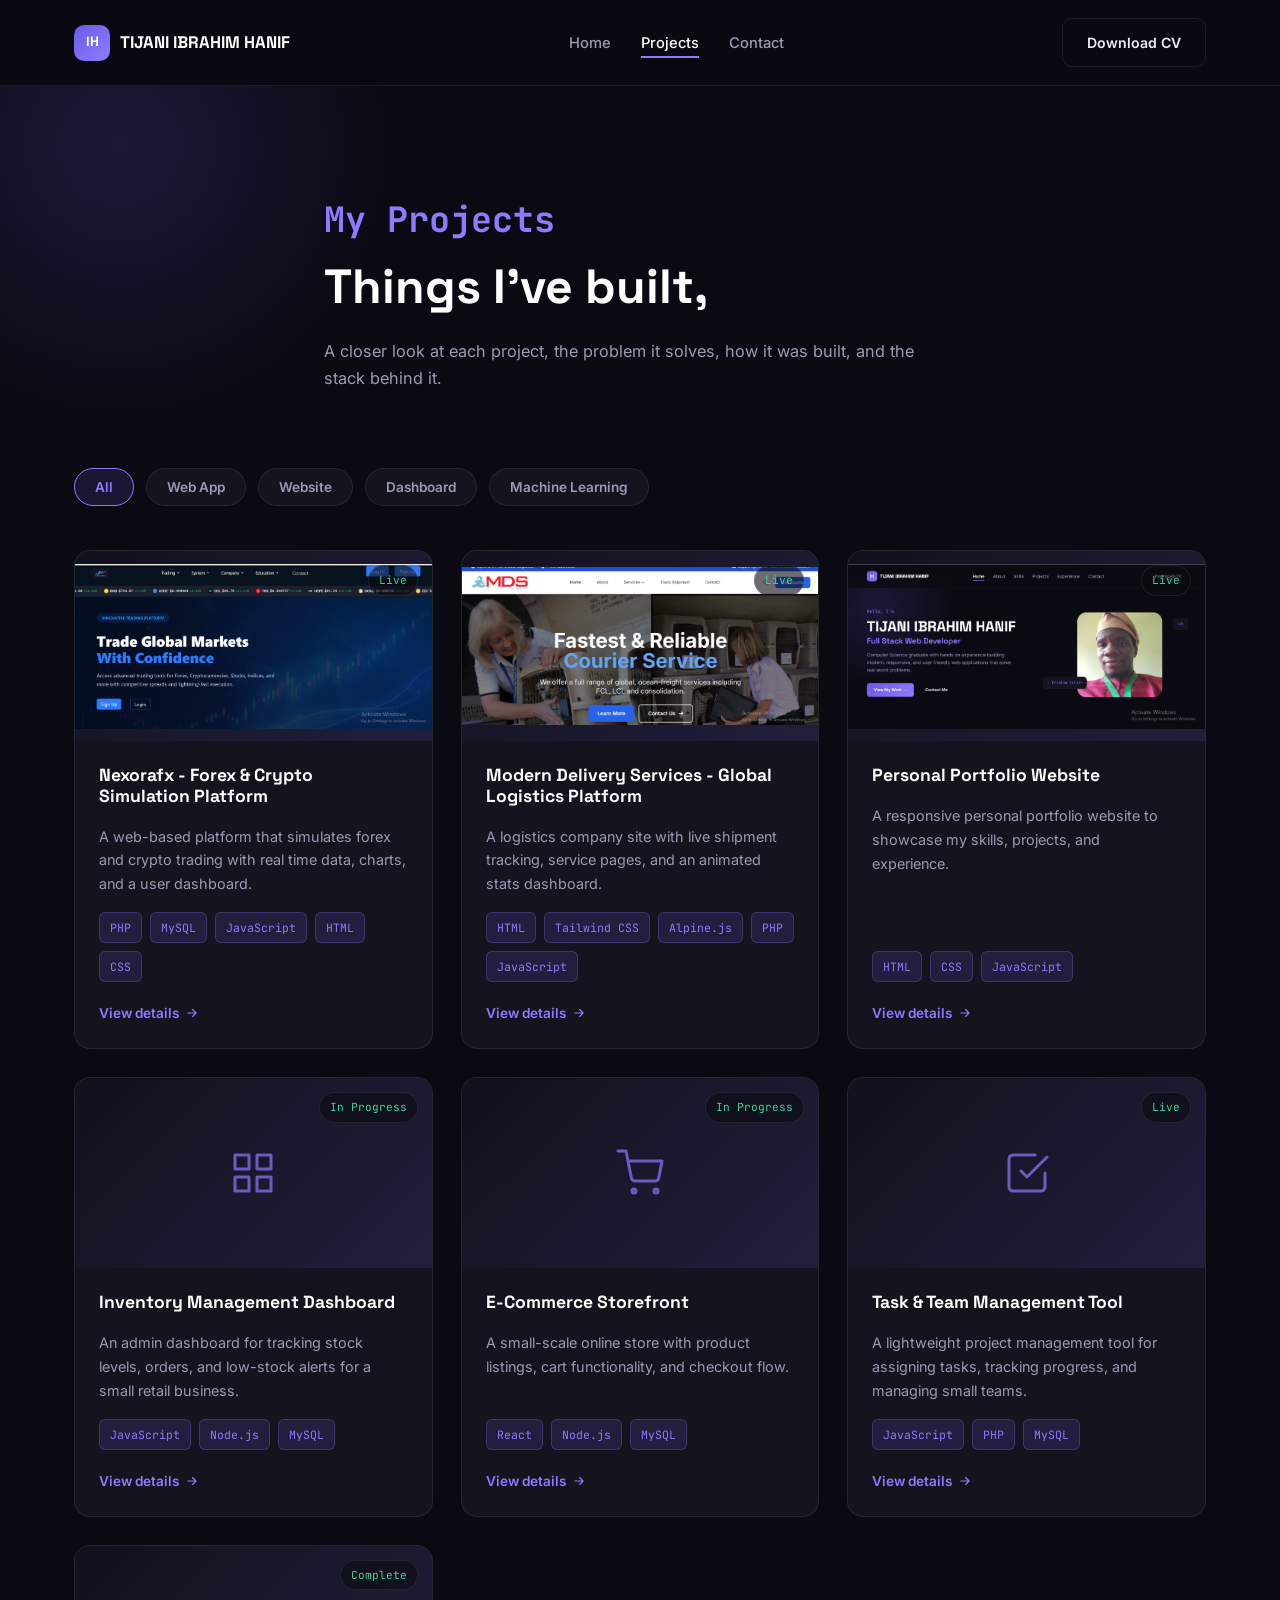
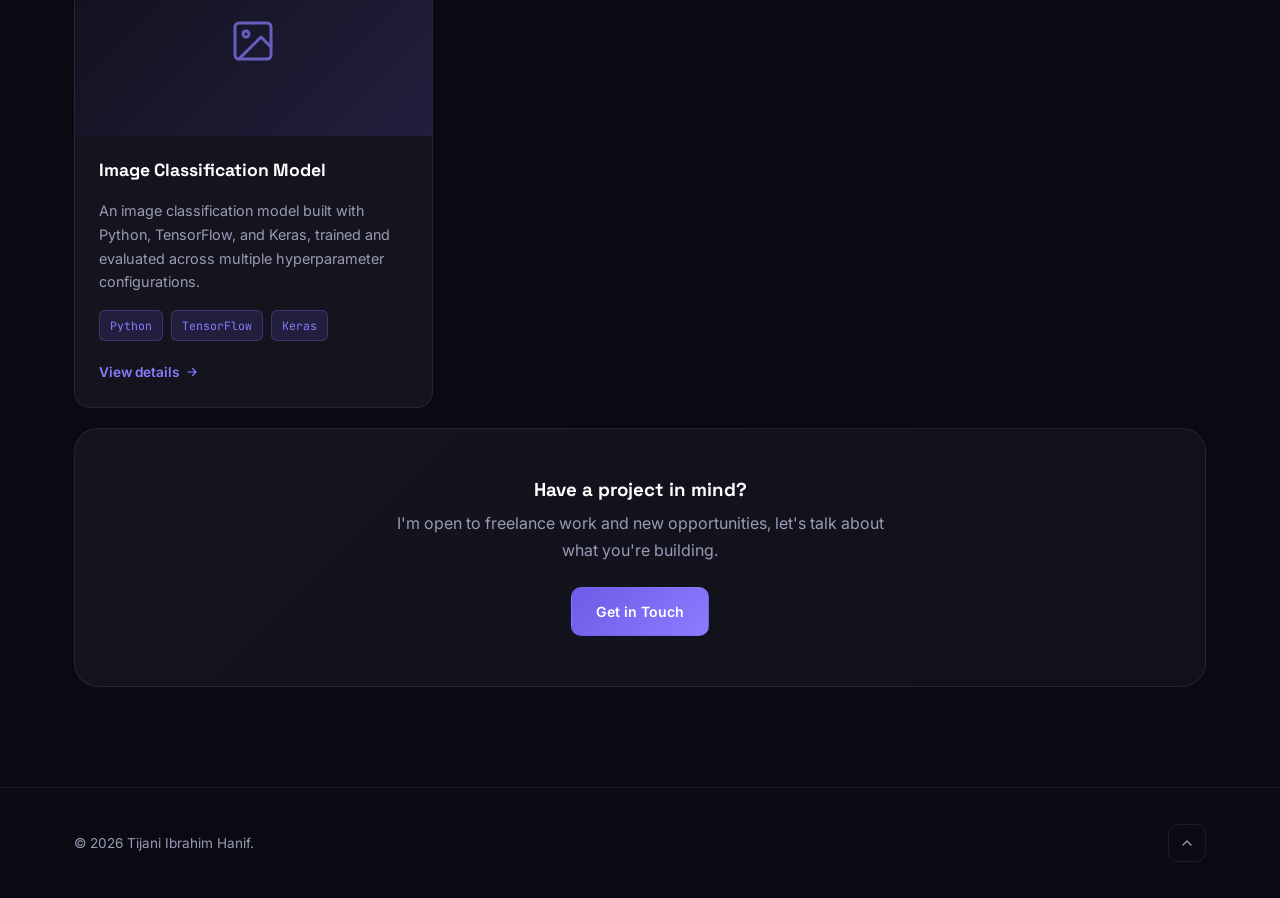
<file: projects.html>
<!DOCTYPE html>
<html lang="en">
<head>
<meta charset="UTF-8">
<meta name="viewport" content="width=device-width, initial-scale=1.0">
<title>Projects | TIJANI IBRAHIM HANIF</title>
<meta name="description" content="A closer look at projects built by Tijani Ibrahim Hanif — Full Stack Web Developer.">
<link rel="preconnect" href="https://fonts.googleapis.com">
<link rel="preconnect" href="https://fonts.gstatic.com" crossorigin>
<link href="https://fonts.googleapis.com/css2?family=Space+Grotesk:wght@500;600;700&family=Inter:wght@400;500;600;700&family=JetBrains+Mono:wght@400;500&display=swap" rel="stylesheet">
<style>
  :root{
    --bg:#0A0A12;
    --bg-alt:#11111C;
    --card:#14141F;
    --border:rgba(255,255,255,.08);
    --purple:#6C5CE7;
    --purple-light:#8B7CFF;
    --purple-dim:rgba(108,92,231,.15);
    --text:#EDEDF5;
    --muted:#9A9AB4;
    --white:#FFFFFF;
    --green:#3ED598;
    --radius:16px;
  }
  *{box-sizing:border-box;}
  html{scroll-behavior:smooth;}
  body{
    margin:0;font-family:'Inter',sans-serif;color:var(--text);background:var(--bg);line-height:1.65;
    -webkit-font-smoothing:antialiased;
  }
  h1,h2,h3,h4{font-family:'Space Grotesk',sans-serif;color:var(--white);margin:0 0 .5em;line-height:1.15;font-weight:700;}
  .mono{font-family:'JetBrains Mono',monospace;}
  a{text-decoration:none;color:inherit;}
  img{max-width:100%;display:block;}
  ul{margin:0;padding:0;list-style:none;}
  button{font-family:inherit;cursor:pointer;}
  .container{max-width:1180px;margin:0 auto;padding:0 24px;}
  :focus-visible{outline:2px solid var(--purple-light);outline-offset:3px;}
  ::selection{background:var(--purple);color:#fff;}
  .eyebrow{
    text-transform:uppercase;letter-spacing:.14em;font-size:.76rem;font-weight:600;color:var(--purple-light);
    display:flex;align-items:center;gap:10px;margin-bottom:14px;font-family:'JetBrains Mono',monospace;
  }
  .eyebrow::before{content:"//";color:var(--purple);}

  /* ---- Header ---- */
  header{
    position:sticky;top:0;z-index:100;background:rgba(10,10,18,.85);backdrop-filter:blur(12px);
    border-bottom:1px solid var(--border);
  }
  .nav-wrap{display:flex;align-items:center;justify-content:space-between;padding:18px 24px;max-width:1180px;margin:0 auto;}
  .logo{display:flex;align-items:center;gap:10px;font-family:'Space Grotesk',sans-serif;font-weight:700;font-size:1.05rem;color:var(--white);}
  .logo .badge{
    width:36px;height:36px;border-radius:10px;background:linear-gradient(135deg,var(--purple),var(--purple-light));
    display:flex;align-items:center;justify-content:center;font-size:.85rem;font-weight:700;color:#fff;
  }
  nav.primary-nav ul{display:flex;gap:30px;}
  nav.primary-nav a{font-weight:500;font-size:.92rem;color:var(--muted);position:relative;padding:4px 0;transition:color .2s;}
  nav.primary-nav a:hover,nav.primary-nav a.active{color:var(--white);}
  nav.primary-nav a::after{content:"";position:absolute;left:0;bottom:-2px;height:2px;width:0;background:var(--purple-light);transition:width .25s ease;}
  nav.primary-nav a.active::after,nav.primary-nav a:hover::after{width:100%;}
  .nav-actions{display:flex;align-items:center;gap:14px;}
  .btn{
    display:inline-flex;align-items:center;justify-content:center;gap:8px;padding:12px 24px;border-radius:10px;
    font-weight:600;font-size:.88rem;border:1px solid transparent;transition:transform .2s ease, box-shadow .2s ease, background .2s ease;
  }
  .btn-purple{background:linear-gradient(135deg,var(--purple),var(--purple-light));color:#fff;}
  .btn-purple:hover{transform:translateY(-2px);box-shadow:0 16px 32px -14px rgba(108,92,231,.7);}
  .btn-outline{background:transparent;border-color:var(--border);color:var(--text);}
  .btn-outline:hover{border-color:var(--purple-light);color:var(--purple-light);}
  .hamburger{display:none;flex-direction:column;gap:5px;background:none;border:none;padding:8px;}
  .hamburger span{width:22px;height:2px;background:var(--white);display:block;}

  /* ---- Page hero ---- */
  .page-hero{position:relative;overflow:hidden;padding:70px 0 50px;}
  .page-hero::before{
    content:"";position:absolute;top:-220px;left:-160px;width:560px;height:560px;border-radius:50%;
    background:radial-gradient(circle,rgba(108,92,231,.18),transparent 70%);
  }
  .page-hero .inner{position:relative;z-index:2;max-width:680px;}
  .page-hero p.hello{color:var(--purple-light);font-family:'JetBrains Mono',monospace;font-size:35px;font-weight:700;margin-bottom:10px;}
  .page-hero h1{font-size:clamp(2.1rem,4.2vw,3rem);}
  .page-hero p.lead{color:var(--muted);font-size:1.02rem;}

  /* ---- Sections ---- */
  section{padding:60px 0 100px;}
  .section-alt{background:var(--bg-alt);}

  /* ---- Filters ---- */
  .filter-strip{display:flex;flex-wrap:wrap;gap:12px;margin-bottom:44px;}
  .filter-pill{
    padding:10px 20px;border-radius:999px;border:1px solid var(--border);font-size:.85rem;font-weight:600;
    color:var(--muted);background:var(--card);transition:.2s;
  }
  .filter-pill.active,.filter-pill:hover{border-color:var(--purple-light);color:var(--purple-light);background:var(--purple-dim);}

  /* ---- Project grid ---- */
  .projects-grid{display:grid;grid-template-columns:repeat(auto-fill,minmax(340px,1fr));gap:28px;}
  .project-card{
    background:var(--card);border:1px solid var(--border);border-radius:var(--radius);overflow:hidden;
    display:flex;flex-direction:column;transition:transform .3s ease, border-color .3s ease;cursor:pointer;
  }
  .project-card:hover{transform:translateY(-6px);border-color:rgba(139,124,255,.4);}
  .project-thumb{
    height:190px;background:linear-gradient(135deg,var(--bg-alt),var(--purple-dim));position:relative;overflow:hidden;
    display:flex;align-items:center;justify-content:center;
  }
  .project-thumb svg{width:48px;height:48px;stroke:var(--purple-light);opacity:.7;}
  .project-thumb .status{
    position:absolute;top:14px;right:14px;font-family:'JetBrains Mono',monospace;font-size:.7rem;padding:5px 10px;
    border-radius:999px;background:rgba(10,10,18,.6);border:1px solid var(--border);color:var(--green);
  }
  .project-body{padding:24px;display:flex;flex-direction:column;gap:10px;flex:1;}
  .project-body h3{font-size:1.1rem;}
  .project-body p{color:var(--muted);font-size:.9rem;margin:0;flex:1;}
  .tag-row{display:flex;flex-wrap:wrap;gap:8px;margin-top:6px;}
  .tag{
    font-family:'JetBrains Mono',monospace;font-size:.72rem;padding:5px 10px;border-radius:6px;
    background:var(--purple-dim);color:var(--purple-light);border:1px solid rgba(139,124,255,.25);
  }
  .project-footer{display:flex;justify-content:space-between;align-items:center;margin-top:10px;}
  .project-footer .view-more{font-size:.85rem;font-weight:600;color:var(--purple-light);display:flex;align-items:center;gap:6px;}
  .project-footer .view-more svg{width:14px;height:14px;stroke:var(--purple-light);}
  .project-links{display:flex;gap:12px;}
  .project-links a{
    width:32px;height:32px;border-radius:8px;border:1px solid var(--border);display:flex;align-items:center;justify-content:center;
  }
  .project-links a:hover{border-color:var(--purple-light);}
  .project-links a svg{width:14px;height:14px;stroke:var(--muted);}
  .project-links a:hover svg{stroke:var(--purple-light);}

  /* ---- CTA strip ---- */
  .cta-strip{
    background:linear-gradient(135deg,var(--card),var(--bg-alt));border:1px solid var(--border);border-radius:24px;
    padding:50px;text-align:center;margin-top:20px;
  }
  .cta-strip p{color:var(--muted);max-width:520px;margin:0 auto 24px;}

  /* ---- Modal ---- */
  .modal-overlay{
    position:fixed;inset:0;background:rgba(6,6,10,.75);backdrop-filter:blur(4px);display:flex;align-items:center;justify-content:center;
    padding:20px;z-index:1000;opacity:0;pointer-events:none;transition:opacity .25s ease;
  }
  .modal-overlay.open{opacity:1;pointer-events:auto;}
  .modal{
    background:var(--bg-alt);border:1px solid var(--border);border-radius:20px;max-width:620px;width:100%;
    max-height:85vh;overflow-y:auto;position:relative;transform:translateY(18px);transition:transform .25s ease;
    box-shadow:0 50px 100px -30px rgba(0,0,0,.7);
  }
  .modal-overlay.open .modal{transform:translateY(0);}
  .modal-thumb{
    height:220px;background:linear-gradient(135deg,var(--card),var(--purple-dim));display:flex;align-items:center;justify-content:center;
  }
  .modal-thumb svg{width:60px;height:60px;stroke:var(--purple-light);opacity:.7;}
  .modal-close{
    position:absolute;top:16px;right:16px;background:rgba(10,10,18,.6);border:1px solid var(--border);color:var(--text);
    font-size:1.2rem;width:34px;height:34px;border-radius:50%;display:flex;align-items:center;justify-content:center;z-index:2;
  }
  .modal-close:hover{border-color:var(--purple-light);color:var(--purple-light);}
  .modal-body{padding:32px;}
  .modal-body .tag-row{margin-bottom:18px;}
  .modal-body h3{font-size:1.4rem;margin-bottom:8px;}
  .modal-body .modal-sub{color:var(--purple-light);font-family:'JetBrains Mono',monospace;font-size:.82rem;margin-bottom:18px;display:block;}
  .modal-section{margin-bottom:20px;}
  .modal-section h4{font-size:.82rem;text-transform:uppercase;letter-spacing:.06em;color:var(--muted);margin-bottom:8px;}
  .modal-section p{color:var(--text);font-size:.94rem;margin:0;}
  .modal-links{display:flex;gap:14px;margin-top:24px;}

  /* ---- Reveal ---- */
  .reveal{opacity:0;transform:translateY(24px);transition:opacity .7s ease, transform .7s ease;}
  .reveal.in{opacity:1;transform:translateY(0);}

  /* ---- Mobile nav ---- */
  .mobile-nav{
    position:fixed;top:0;right:0;height:100%;width:78%;max-width:300px;background:var(--bg-alt);z-index:200;
    transform:translateX(100%);transition:transform .35s ease;padding:30px;display:flex;flex-direction:column;gap:24px;
    border-left:1px solid var(--border);
  }
  .mobile-nav.open{transform:translateX(0);}
  .mobile-nav a{font-size:1.05rem;font-weight:600;color:var(--text);}
  .mobile-nav-close{align-self:flex-end;background:none;border:none;color:var(--text);font-size:1.4rem;}
  .scrim{position:fixed;inset:0;background:rgba(0,0,0,.5);z-index:150;opacity:0;pointer-events:none;transition:opacity .3s;}
  .scrim.show{opacity:1;pointer-events:auto;}

  /* ---- Footer ---- */
  footer{border-top:1px solid var(--border);padding:36px 0;}
  .footer-row{display:flex;justify-content:space-between;align-items:center;flex-wrap:wrap;gap:14px;font-size:.85rem;color:var(--muted);}
  .footer-row a{color:var(--muted);}
  .footer-row a:hover{color:var(--purple-light);}
  .back-top{
    width:38px;height:38px;border-radius:10px;border:1px solid var(--border);display:flex;align-items:center;justify-content:center;
  }
  .back-top svg{width:16px;height:16px;stroke:var(--muted);}
  .back-top:hover{border-color:var(--purple-light);}
  .back-top:hover svg{stroke:var(--purple-light);}

  @media (max-width:900px){
    nav.primary-nav,.nav-actions .btn-outline{display:none;}
    .hamburger{display:flex;}
  }
  @media (max-width:560px){
    section{padding:40px 0 70px;}
    .cta-strip{padding:34px 22px;}
  }
  @media (prefers-reduced-motion:reduce){
    *{animation:none !important;transition:none !important;}
    html{scroll-behavior:auto;}
  }
</style>
</head>
<body>

<!-- ===== Header ===== -->
<header id="site-header">
  <div class="nav-wrap">
    <a href="index.html" class="logo"><span class="badge">IH</span> TIJANI IBRAHIM HANIF</a>
    <nav class="primary-nav">
      <ul>
        <li><a href="index.html#top">Home</a></li>
        <li><a href="projects.html" class="active">Projects</a></li>
        <li><a href="contact.html">Contact</a></li>
      </ul>
    </nav>
    <div class="nav-actions">
      <a href="Hanif-CV.pdf" class="btn btn-outline" id="downloadCvBtn" download>Download CV</a>
      <button class="hamburger" id="hamburgerBtn" aria-label="Open menu"><span></span><span></span><span></span></button>
    </div>
  </div>
</header>

<div class="scrim" id="scrim"></div>
<div class="mobile-nav" id="mobileNav">
  <button class="mobile-nav-close" id="mobileNavClose" aria-label="Close menu">×</button>
  <a href="index.html#top">Home</a>
  <a href="projects.html">Projects</a>
  <a href="contact.html">Contact</a>
  <a href="Hanif-CV.pdf" class="btn btn-purple" id="downloadCvBtnMobile" download>Download CV</a>
</div>

<!-- ===== Page hero ===== -->
<section class="page-hero" style="padding-bottom:0;">
  <div class="container inner reveal">
    <p class="hello mono">My Projects</p>
    <h1>Things I've built,</h1>
    <p class="lead">A closer look at each project, the problem it solves, how it was built, and the stack behind it.</p>
  </div>
</section>

<!-- ===== Projects ===== -->
<section id="all-projects">
  <div class="container">
    <div class="filter-strip reveal" id="filterStrip"></div>
    <div class="projects-grid reveal" id="projectsGrid"></div>

    <div class="cta-strip reveal">
      <h3>Have a project in mind?</h3>
      <p>I'm open to freelance work and new opportunities, let's talk about what you're building.</p>
      <a href="contact.html" class="btn btn-purple">Get in Touch</a>
    </div>
  </div>
</section>

<!-- ===== Project detail modal ===== -->
<div class="modal-overlay" id="modalOverlay">
  <div class="modal">
    <button class="modal-close" id="modalClose" aria-label="Close">×</button>
    <div class="modal-thumb" id="modalThumb"></div>
    <div class="modal-body">
      <span class="modal-sub" id="modalCategory"></span>
      <h3 id="modalTitle"></h3>
      <div class="tag-row" id="modalTags"></div>
      <div class="modal-section">
        <h4>Overview</h4>
        <p id="modalOverview"></p>
      </div>
      <div class="modal-section">
        <h4>My Role</h4>
        <p id="modalRole"></p>
      </div>
      <div class="modal-section">
        <h4>Outcome</h4>
        <p id="modalOutcome"></p>
      </div>
      <div class="modal-links">
        <a href="#" class="btn btn-purple" id="modalDemoLink" target="_blank" rel="noopener noreferrer">Live View</a>
      </div>
    </div>
  </div>
</div>

<!-- ===== Footer ===== -->
<footer>
  <div class="container footer-row">
    <span>© <span id="year"></span> Tijani Ibrahim Hanif.</span>
    <a href="#top" class="back-top" aria-label="Back to top"><svg viewBox="0 0 24 24" fill="none" stroke-width="2" stroke-linecap="round" stroke-linejoin="round"><path d="M18 15l-6-6-6 6"/></svg></a>
  </div>
</footer>

<script>
(function(){
  // ---- Project data (placeholders — replace with your real projects) ----
  var projects = [
    {
      title:"Nexorafx - Forex & Crypto Simulation Platform",
      category:"Web App",
      tags:["PHP","MySQL","JavaScript", "HTML","CSS"],
      status:"Live",
      summary:"A web-based platform that simulates forex and crypto trading with real time data, charts, and a user dashboard.",
      overview:"A trading simulator built to help beginners practice buying and selling of forex and crypto pairs without real financial risk, using live-style price charts and a virtual balance.",
      role:"Designed and  built the full stack, database schema for trades and balances, the PHP backend logic, and the frontend dashboard with interactive charts.",
      outcome:"Delivered a working simulator with account tracking, trade history, and a responsive dashboard, used as a portfolio centerpiece project.",
      liveUrl:"https://www.nexorafx.site.je",
      icon:'<img src="nexora_icon.png" alt="Nexorafx Icon"/>'
    },
    {
      title:"Modern Delivery Services - Global Logistics Platform",
      category:"Web App",
      tags:["HTML","Tailwind CSS","Alpine.js","PHP","JavaScript"],
      status:"Live",
      summary:"A logistics company site with live shipment tracking, service pages, and an animated stats dashboard.",
      overview:"A corporate website for a global logistics and courier company, covering air/sea/road freight, warehousing, and diplomatic shipping services. Includes a functional shipment tracking tool that submits to a PHP backend, plus animated statistics, testimonials, and a services showcase.",
      role:"Designed and built the full frontend using Tailwind CSS and Alpine.js for interactive components, and wired the tracking form to a PHP endpoint for shipment lookups.",
      outcome:"Delivered a fully responsive, multi-page site (Home, About, Services, Track Shipment, Contact, Diplomatic Services) with working navigation, a live tracking flow, and iOS-specific compatibility fixes for smooth mobile performance.",
      liveUrl:"https://www.moderndeliveryservice.rf.gd",
      icon:'<img src="delivery_icon.png" alt="Modern Delivery Services Icon"/>'
    },
    {
      title:"Personal Portfolio Website",
      category:"Website",
      tags:["HTML","CSS","JavaScript"],
      status:"Live",
      summary:"A responsive personal portfolio website to showcase my skills, projects, and experience.",
      overview:"The site you're on right now; built to present my skills, work, and experience in a clean, fast loading, fully responsive layout.",
      role:"Designed and coded the entire front end from scratch, including layout, animations, and the contact form integration.",
      outcome:"A live, functioning portfolio site used to apply for roles and freelance work.",
      liveUrl:"index.html",
      icon:'<img src="portfolio_icon.png" alt="Portfolio Icon"/>'
    },
    {
      title:"Inventory Management Dashboard",
      category:"Dashboard",
      tags:["JavaScript","Node.js","MySQL"],
      status:"In Progress",
      summary:"An admin dashboard for tracking stock levels, orders, and low-stock alerts for a small retail business.",
      overview:"A back-office tool designed to give small business owners a clear view of stock levels across products, with alerts when items run low.",
      role:"Building the database structure, REST API endpoints, and the dashboard UI with charts for stock trends.",
      outcome:"Core CRUD features complete; charting and alert notifications currently in development.",
      liveUrl:"#",
      icon:'<rect x="3" y="3" width="7" height="7"/><rect x="14" y="3" width="7" height="7"/><rect x="14" y="14" width="7" height="7"/><rect x="3" y="14" width="7" height="7"/>'
    },
    {
      title:"E-Commerce Storefront",
      category:"Web App",
      tags:["React","Node.js","MySQL"],
      status:"In Progress",
      summary:"A small-scale online store with product listings, cart functionality, and checkout flow.",
      overview:"A storefront built to demonstrate a full shopping experience — browsing products, filtering by category, adding to cart, and completing checkout.",
      role:"Built the React front end and Node.js API, including cart state management and product filtering.",
      outcome:"A working demo store used to showcase e-commerce development skills to clients and employers.",
      liveUrl:"#",
      icon:'<circle cx="9" cy="21" r="1"/><circle cx="20" cy="21" r="1"/><path d="M1 1h4l2.68 13.39a2 2 0 0 0 2 1.61h9.72a2 2 0 0 0 2-1.61L23 6H6"/>'
    },
    {
      title:"Task & Team Management Tool",
      category:"Dashboard",
      tags:["JavaScript","PHP","MySQL"],
      status:"Live",
      summary:"A lightweight project management tool for assigning tasks, tracking progress, and managing small teams.",
      overview:"A Kanban-style task tracker built for small teams to assign, move, and track tasks across statuses like To Do, In Progress, and Done.",
      role:"Built the drag-and-drop board interface and the backend logic for task assignment and status updates.",
      outcome:"Delivered a functional tool with persistent task state and basic team member assignment.",
      liveUrl:"#",
      icon:'<path d="M9 11l3 3L22 4"/><path d="M21 12v7a2 2 0 0 1-2 2H5a2 2 0 0 1-2-2V5a2 2 0 0 1 2-2h11"/>'
    },
    {
      title:"Image Classification Model",
      category:"Machine Learning",
      tags:["Python","TensorFlow","Keras"],
      status:"Complete",
      summary:"An image classification model built with Python, TensorFlow, and Keras, trained and evaluated across multiple hyperparameter configurations.",
      overview:"A machine learning project applying core image classification concepts, building a convolutional neural network to categorize images, then systematically testing different hyperparameters and validation approaches to improve accuracy.",
      role:"Built the model architecture in TensorFlow/Keras, trained it on a labeled image dataset, and iterated through different hyperparameters (learning rate, batch size, layer configuration) and validation techniques to evaluate and improve performance.",
      outcome:"Delivered a trained image classifier with documented evaluation results across different configurations, demonstrating practical application of machine learning concepts beyond web development.",
      liveUrl:"#",
      icon:'<rect x="3" y="3" width="18" height="18" rx="2"/><circle cx="8.5" cy="8.5" r="1.5"/><path d="M21 15l-5-5L5 21"/>'
    },
  ];

  var grid = document.getElementById('projectsGrid');
  var filterStrip = document.getElementById('filterStrip');
  var categories = ['All'].concat(Array.from(new Set(projects.map(function(p){ return p.category; }))));

  categories.forEach(function(cat){
    var pill = document.createElement('button');
    pill.className = 'filter-pill' + (cat === 'All' ? ' active' : '');
    pill.textContent = cat;
    pill.dataset.cat = cat;
    filterStrip.appendChild(pill);
  });

  function renderCards(list){
    grid.innerHTML = '';
    list.forEach(function(p, idx){
      var card = document.createElement('div');
      card.className = 'project-card reveal in';
      card.innerHTML =
        '<div class="project-thumb"><span class="status">'+p.status+'</span><svg viewBox="0 0 24 24" fill="none" stroke-width="1.5" stroke-linecap="round" stroke-linejoin="round">'+p.icon+'</svg></div>'+
        '<div class="project-body">'+
          '<h3>'+p.title+'</h3>'+
          '<p>'+p.summary+'</p>'+
          '<div class="tag-row">'+p.tags.map(function(t){return '<span class="tag">'+t+'</span>';}).join('')+'</div>'+
          '<div class="project-footer">'+
            '<span class="view-more">View details <svg viewBox="0 0 24 24" fill="none" stroke-width="2" stroke-linecap="round" stroke-linejoin="round"><path d="M5 12h14M13 6l6 6-6 6"/></svg></span>'+
          '</div>'+
        '</div>';
      card.addEventListener('click', function(){ openModal(p); });
      grid.appendChild(card);
    });
  }
  renderCards(projects);

  filterStrip.addEventListener('click', function(e){
    var btn = e.target.closest('.filter-pill');
    if(!btn) return;
    filterStrip.querySelectorAll('.filter-pill').forEach(function(p){ p.classList.remove('active'); });
    btn.classList.add('active');
    var cat = btn.dataset.cat;
    renderCards(cat === 'All' ? projects : projects.filter(function(p){ return p.category === cat; }));
  });

  // ---- Modal ----
  var overlay = document.getElementById('modalOverlay');
  var modalClose = document.getElementById('modalClose');
  function openModal(p){
    document.getElementById('modalThumb').innerHTML = '<svg viewBox="0 0 24 24" fill="none" stroke-width="1.5" stroke-linecap="round" stroke-linejoin="round">'+p.icon+'</svg>';
    document.getElementById('modalCategory').textContent = p.category;
    document.getElementById('modalTitle').textContent = p.title;
    document.getElementById('modalTags').innerHTML = p.tags.map(function(t){return '<span class="tag">'+t+'</span>';}).join('');
    document.getElementById('modalOverview').textContent = p.overview;
    document.getElementById('modalRole').textContent = p.role;
    document.getElementById('modalOutcome').textContent = p.outcome;

    var demoBtn = document.getElementById('modalDemoLink');
    if (p.liveUrl && p.liveUrl !== '#') {
      demoBtn.href = p.liveUrl;
      demoBtn.style.display = 'inline-flex';
    } else {
      demoBtn.style.display = 'none';
    }

    overlay.classList.add('open');
    document.body.style.overflow = 'hidden';
  }
  function closeModal(){ overlay.classList.remove('open'); document.body.style.overflow = ''; }
  modalClose.addEventListener('click', closeModal);
  overlay.addEventListener('click', function(e){ if(e.target === overlay) closeModal(); });
  document.addEventListener('keydown', function(e){ if(e.key === 'Escape') closeModal(); });

  // ---- Mobile nav ----
  var hamburger = document.getElementById('hamburgerBtn');
  var mobileNav = document.getElementById('mobileNav');
  var mobileClose = document.getElementById('mobileNavClose');
  var scrim = document.getElementById('scrim');
  function openMobile(){ mobileNav.classList.add('open'); scrim.classList.add('show'); }
  function closeMobile(){ mobileNav.classList.remove('open'); scrim.classList.remove('show'); }
  hamburger.addEventListener('click', openMobile);
  mobileClose.addEventListener('click', closeMobile);
  scrim.addEventListener('click', closeMobile);
  mobileNav.querySelectorAll('a').forEach(function(a){ a.addEventListener('click', closeMobile); });

  // ---- Header scroll state ----
  var header = document.getElementById('site-header');
  window.addEventListener('scroll', function(){
    header.classList.toggle('scrolled', window.scrollY > 12);
  }, {passive:true});

  document.querySelectorAll('.reveal').forEach(function(el){ el.classList.add('in'); });
  document.getElementById('year').textContent = new Date().getFullYear();
})();
</script>
</body>
</html>
</file>
